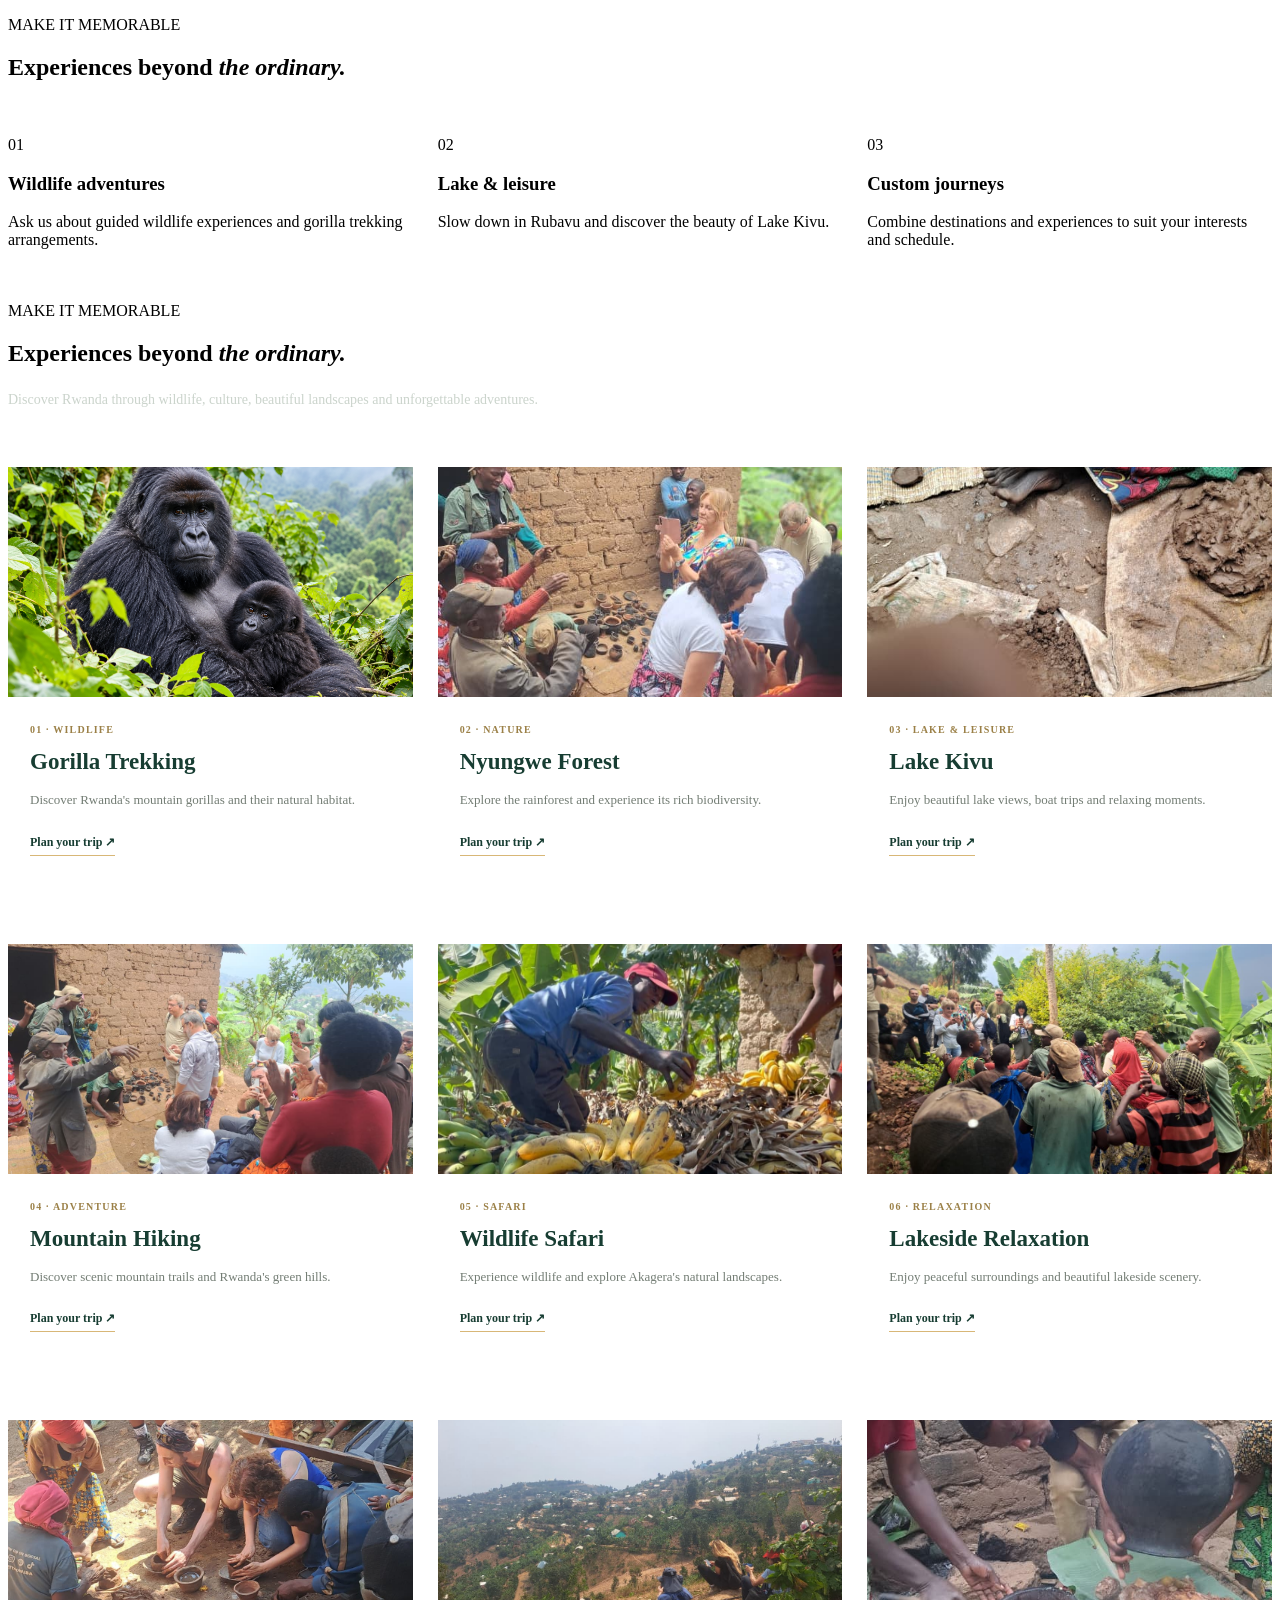
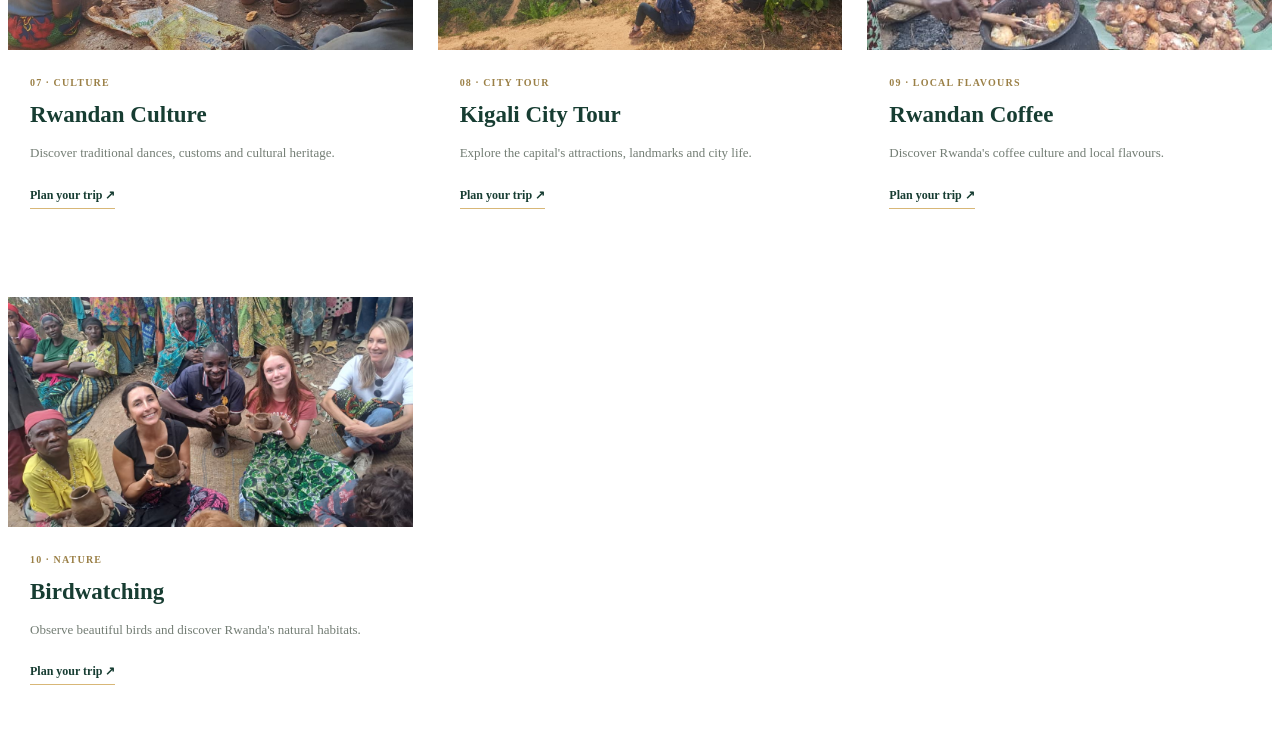
<file: experiences.html>
<!DOCTYPE html>
<html lang="en">
<head>
  <meta charset="UTF-8">
  <meta name="viewport" content="width=device-width, initial-scale=1.0">
  <meta name="description" content="Explore Rwanda with KABENDERA Tour Ltd.">
  <title>KABENDERA Tour Ltd. | Discover Rwanda</title>

<style>
.experience-intro {
  max-width: 650px;
  margin: 18px 0 30px;
  color: #cbd4cc;
  font-size: 14px;
  line-height: 1.8;
}

.experience-grid {
  display: grid;
  grid-template-columns: repeat(3, minmax(0, 1fr));
  gap: 25px;
  margin-top: 35px;
  border-top: none;
}

.experience-card {
  overflow: hidden;
  background: #ffffff;
  color: #26382f;
  border-radius: 8px;
  transition: transform 0.3s ease, box-shadow 0.3s ease;
}

.experience-card:hover {
  transform: translateY(-5px);
  box-shadow: 0 12px 30px #00000025;
}

.experience-card > a:first-child {
  display: block;
  overflow: hidden;
}

.experience-card img {
  display: block;
  width: 100%;
  height: 230px;
  object-fit: cover;
  transition: transform 0.4s ease;
}

.experience-card:hover img {
  transform: scale(1.05);
}

.experience-content {
  padding: 22px;
}

.experience-content > span {
  color: #9b8047;
  font-size: 10px;
  font-weight: 700;
  letter-spacing: 1.2px;
}

.experience-content h3 {
  margin: 12px 0;
  color: #173d32;
  font-size: 23px;
}

.experience-content p {
  color: #737d74;
  font-size: 13px;
  line-height: 1.8;
}

.experience-content .experience-link {
  display: inline-block;
  margin-top: 10px;
  color: #173d32;
  font-size: 12px;
  font-weight: 700;
  text-decoration: none;
  border-bottom: 1px solid #d8b777;
  padding-bottom: 5px;
}

.experience-content .experience-link:hover {
  color: #9b8047;
}

/* TABLETS */
@media (max-width: 900px) {
  .experience-grid {
    grid-template-columns: repeat(2, minmax(0, 1fr));
    gap: 18px;
  }
}

/* PHONES */
@media (max-width: 560px) {
  .experience-grid {
    grid-template-columns: 1fr;
  }

  .experience-card img {
    height: 240px;
  }

  .experience-content {
    padding: 18px;
  }
}
 .experience-grid article,
  .experience-grid article + article {
    border-left: 0;
    border-bottom: 1px solid #ffffff36;
    padding: 20px 0;
  }

  #booking-form {
    padding: 20px 15px;
  }

  .form-row {
    grid-template-columns: 1fr;
    gap: 0;
  }

  .footer-main {
    flex-wrap: wrap;
  }

  .footer-main > p {
    width: 100%;
    order: 3;
  }

  .footer-bottom {
    flex-direction: column;
    gap: 5px;
  }

  .dialog-buttons {
    flex-direction: column;
  }


@media (prefers-reduced-motion: reduce) {
  *,
  *::before,
  *::after {
    scroll-behavior: auto !important;
    transition: none !important;
  }
}

</style>
<section class="experience section" id="experiences">
      <p class="eyebrow">MAKE IT MEMORABLE</p>
      <h2>Experiences beyond <em>the ordinary.</em></h2>

      <div class="experience-grid">
        <article>
          <span class="experience-number">01</span>
          <h3>Wildlife adventures</h3>
          <p>Ask us about guided wildlife experiences and gorilla trekking arrangements.</p>
        </article>
        <article>
          <span class="experience-number">02</span>
          <h3>Lake & leisure</h3>
          <p>Slow down in Rubavu and discover the beauty of Lake Kivu.</p>
        </article>
        <article>
          <span class="experience-number">03</span>
          <h3>Custom journeys</h3>
          <p>Combine destinations and experiences to suit your interests and schedule.</p>
        </article>
      </div>
    </section>

<section class="experience section" id="experiences">
  <p class="eyebrow">MAKE IT MEMORABLE</p>

  <h2>Experiences beyond
    <em>the ordinary.</em>
  </h2>

  <p class="experience-intro">
    Discover Rwanda through wildlife, culture,
    beautiful landscapes and unforgettable adventures.
  </p>

  <div class="experience-grid">

    <article class="experience-card">
      <a href="Gorilla Family in Misty Rainforest.png" target="_blank">
        <img src="Gorilla Family in Misty Rainforest.png"
             alt="Mountain gorilla trekking" loading="lazy">
      </a>
      <div class="experience-content">
        <span>01 · WILDLIFE</span>
        <h3>Gorilla Trekking</h3>
        <p>Discover Rwanda's mountain gorillas and their natural habitat.</p>
        <a class="experience-link" href="#booking"
           data-interest="Gorilla trekking">Plan your trip ↗</a>
      </div>
    </article>

    <article class="experience-card">
      <a href="tour3.jpeg" target="_blank">
        <img src="tour3.jpeg"
             alt="Nyungwe Forest rainforest" loading="lazy">
      </a>
      <div class="experience-content">
        <span>02 · NATURE</span>
        <h3>Nyungwe Forest</h3>
        <p>Explore the rainforest and experience its rich biodiversity.</p>
        <a class="experience-link" href="#booking"
           data-interest="Nyungwe Forest">Plan your trip ↗</a>
      </div>
    </article>

    <article class="experience-card">
      <a href="tour1.jpeg" target="_blank">
        <img src="tour1.jpeg"
             alt="Lake Kivu in Rwanda" loading="lazy">
      </a>
      <div class="experience-content">
        <span>03 · LAKE & LEISURE</span>
        <h3>Lake Kivu</h3>
        <p>Enjoy beautiful lake views, boat trips and relaxing moments.</p>
        <a class="experience-link" href="#booking"
           data-interest="Lake Kivu">Plan your trip ↗</a>
      </div>
    </article>

    <article class="experience-card">
      <a href="tour2.jpeg" target="_blank">
        <img src="tour2.jpeg"
             alt="Mountain hiking in Rwanda" loading="lazy">
      </a>
      <div class="experience-content">
        <span>04 · ADVENTURE</span>
        <h3>Mountain Hiking</h3>
        <p>Discover scenic mountain trails and Rwanda's green hills.</p>
        <a class="experience-link" href="#booking"
           data-interest="Mountain hiking">Plan your trip ↗</a>
      </div>
    </article>

    <article class="experience-card">
      <a href="tour4.jpeg" target="_blank">
        <img src="tour4.jpeg"
             alt="Wildlife safari in Akagera" loading="lazy">
      </a>
      <div class="experience-content">
        <span>05 · SAFARI</span>
        <h3>Wildlife Safari</h3>
        <p>Experience wildlife and explore Akagera's natural landscapes.</p>
        <a class="experience-link" href="#booking"
           data-interest="Wildlife safari">Plan your trip ↗</a>
      </div>
    </article>

    <article class="experience-card">
      <a href="tour6.jpeg" target="_blank">
        <img src="tour6.jpeg"
             alt="Relaxing on the shore of Lake Kivu" loading="lazy">
      </a>
      <div class="experience-content">
        <span>06 · RELAXATION</span>
        <h3>Lakeside Relaxation</h3>
        <p>Enjoy peaceful surroundings and beautiful lakeside scenery.</p>
        <a class="experience-link" href="#booking"
           data-interest="Lakeside relaxation">Plan your trip ↗</a>
      </div>
    </article>

    <article class="experience-card">
      <a href="tour7.jpeg" target="_blank">
        <img src="tour7.jpeg"
             alt="Traditional Rwandan cultural dance" loading="lazy">
      </a>
      <div class="experience-content">
        <span>07 · CULTURE</span>
        <h3>Rwandan Culture</h3>
        <p>Discover traditional dances, customs and cultural heritage.</p>
        <a class="experience-link" href="#booking"
           data-interest="Rwandan culture">Plan your trip ↗</a>
      </div>
    </article>

    <article class="experience-card">
      <a href="tour8.jpeg" target="_blank">
        <img src="tour8.jpeg"
             alt="The amaunt of Rutsiro" loading="lazy">
      </a>
      <div class="experience-content">
        <span>08 · CITY TOUR</span>
        <h3>Kigali City Tour</h3>
        <p>Explore the capital's attractions, landmarks and city life.</p>
        <a class="experience-link" href="#booking"
           data-interest="Kigali city tour">Plan your trip ↗</a>
      </div>
    </article>

    <article class="experience-card">
      <a href="tour9.jpeg" target="_blank">
        <img src="tour9.jpeg"
             alt="Rwandan coffee experience" loading="lazy">
      </a>
      <div class="experience-content">
        <span>09 · LOCAL FLAVOURS</span>
        <h3>Rwandan Coffee</h3>
        <p>Discover Rwanda's coffee culture and local flavours.</p>
        <a class="experience-link" href="#booking"
           data-interest="Rwandan coffee">Plan your trip ↗</a>
      </div>
    </article>

    <article class="experience-card">
      <a href="tour91.jpeg" target="_blank">
        <img src="tour91.jpeg"
             alt="Birdwatching in Rwanda" loading="lazy">
      </a>
      <div class="experience-content">
        <span>10 · NATURE</span>
        <h3>Birdwatching</h3>
        <p>Observe beautiful birds and discover Rwanda's natural habitats.</p>
        <a class="experience-link" href="#booking"
           data-interest="Birdwatching">Plan your trip ↗</a>
      </div>
    </article>

  </div>
</section>
</file>
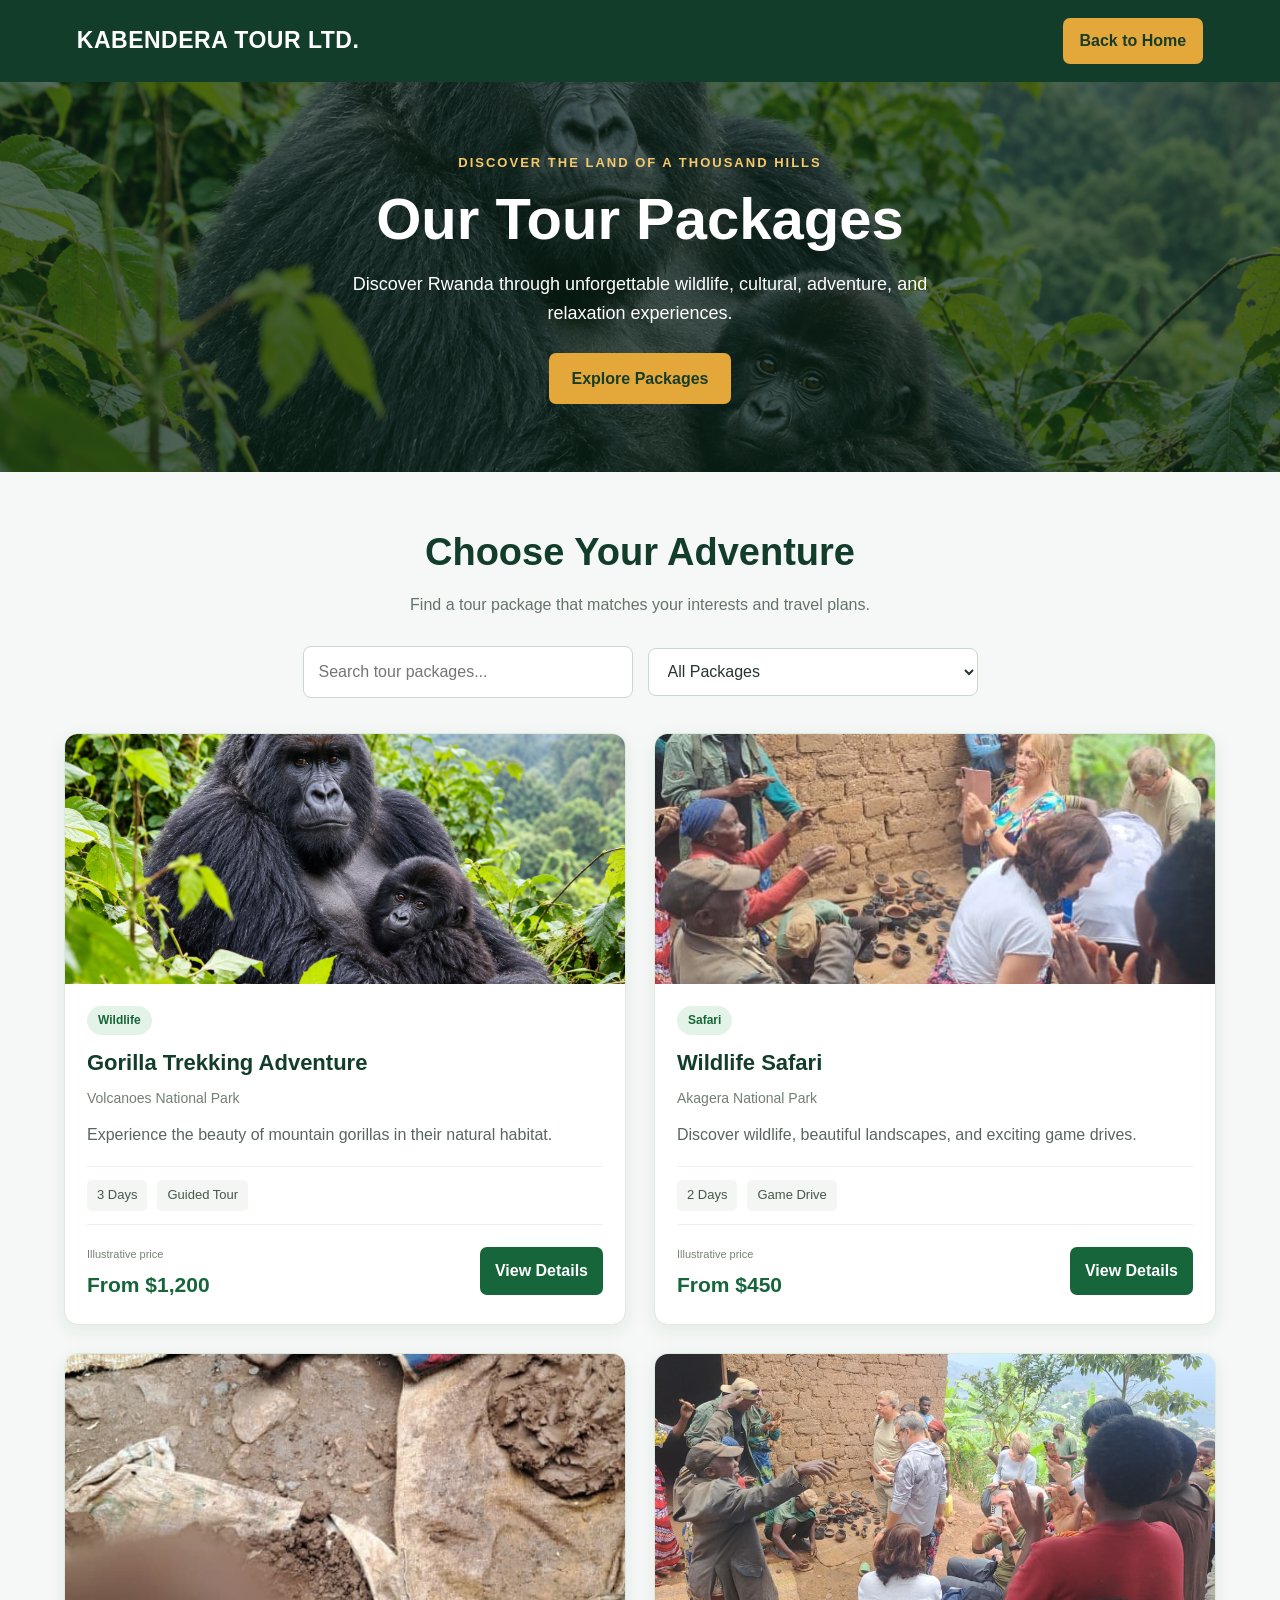
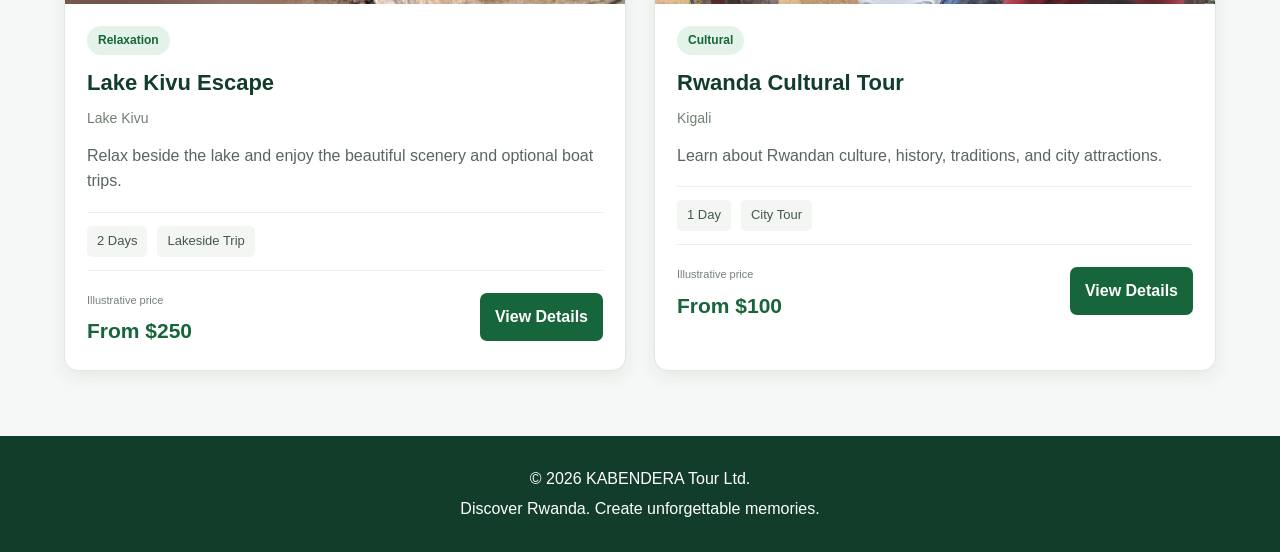
<file: Tour_package.html>
<!DOCTYPE html>
<html lang="en">
<head>
    <meta charset="UTF-8">
    <meta name="viewport" content="width=device-width, initial-scale=1.0">

    <title>Tour Packages | KABENDERA Tour Ltd.</title>

    <link rel="stylesheet" href="tour-packages.css">
</head>

<body>

    <!-- Header -->
    <header class="package-header">
        <a href="index.html" class="package-logo">
            KABENDERA TOUR LTD.
        </a>

        <a href="index.html" class="package-back">
            Back to Home
        </a>
    </header>

    <!-- Hero section -->
    <section class="package-hero">
        <div class="package-hero-content">
            <span>DISCOVER THE LAND OF A THOUSAND HILLS</span>

            <h1>Our Tour Packages</h1>

            <p>
                Discover Rwanda through unforgettable wildlife,
                cultural, adventure, and relaxation experiences.
            </p>

            <a href="#packages" class="package-hero-button">
                Explore Packages
            </a>
        </div>
    </section>

    <!-- Tour packages -->
    <main class="package-container" id="packages">

        <div class="package-heading">
            <h2>Choose Your Adventure</h2>
            <p>
                Find a tour package that matches your interests
                and travel plans.
            </p>
        </div>

        <!-- Filters -->
        <div class="package-filters">

            <input
                type="search"
                id="package-search"
                placeholder="Search tour packages..."
                aria-label="Search tour packages"
            >

            <select id="package-category" aria-label="Filter by category">
                <option value="all">All Packages</option>
                <option value="wildlife">Wildlife</option>
                <option value="safari">Safari</option>
                <option value="relaxation">Relaxation</option>
                <option value="cultural">Cultural</option>
            </select>

        </div>

        <div class="package-grid">

            <!-- Package 1 -->
            <article class="package-card" data-category="wildlife">

                <img
                    src="Gorilla Family in Misty Rainforest.png"
                    alt="Mountain gorillas in a rainforest"
                >

                <div class="package-card-content">

                    <span class="package-tag">Wildlife</span>

                    <h3>Gorilla Trekking Adventure</h3>

                    <p class="package-location">
                        Volcanoes National Park
                    </p>

                    <p>
                        Experience the beauty of mountain gorillas
                        in their natural habitat.
                    </p>

                    <div class="package-info">
                        <span>3 Days</span>
                        <span>Guided Tour</span>
                    </div>

                    <div class="package-bottom">
                        <div>
                            <small>Illustrative price</small>
                            <h4>From $1,200</h4>
                        </div>

                        <button
                            class="package-details"
                            data-package="gorilla"
                        >
                            View Details
                        </button>
                    </div>

                </div>
            </article>

            <!-- Package 2 -->
            <article class="package-card" data-category="safari">

                <img
                    src="tour3.jpeg"
                    alt="Wildlife safari experience"
                >

                <div class="package-card-content">

                    <span class="package-tag">Safari</span>

                    <h3>Wildlife Safari</h3>

                    <p class="package-location">
                        Akagera National Park
                    </p>

                    <p>
                        Discover wildlife, beautiful landscapes,
                        and exciting game drives.
                    </p>

                    <div class="package-info">
                        <span>2 Days</span>
                        <span>Game Drive</span>
                    </div>

                    <div class="package-bottom">
                        <div>
                            <small>Illustrative price</small>
                            <h4>From $450</h4>
                        </div>

                        <button
                            class="package-details"
                            data-package="safari"
                        >
                            View Details
                        </button>
                    </div>

                </div>
            </article>

            <!-- Package 3 -->
            <article class="package-card" data-category="relaxation">

                <img
                    src="tour1.jpeg"
                    alt="Scenic Rwanda travel destination"
                >

                <div class="package-card-content">

                    <span class="package-tag">Relaxation</span>

                    <h3>Lake Kivu Escape</h3>

                    <p class="package-location">
                        Lake Kivu
                    </p>

                    <p>
                        Relax beside the lake and enjoy the beautiful
                        scenery and optional boat trips.
                    </p>

                    <div class="package-info">
                        <span>2 Days</span>
                        <span>Lakeside Trip</span>
                    </div>

                    <div class="package-bottom">
                        <div>
                            <small>Illustrative price</small>
                            <h4>From $250</h4>
                        </div>

                        <button
                            class="package-details"
                            data-package="kivu"
                        >
                            View Details
                        </button>
                    </div>

                </div>
            </article>

            <!-- Package 4 -->
            <article class="package-card" data-category="cultural">

                <img
                    src="tour2.jpeg"
                    alt="Rwanda cultural travel experience"
                >

                <div class="package-card-content">

                    <span class="package-tag">Cultural</span>

                    <h3>Rwanda Cultural Tour</h3>

                    <p class="package-location">
                        Kigali
                    </p>

                    <p>
                        Learn about Rwandan culture, history,
                        traditions, and city attractions.
                    </p>

                    <div class="package-info">
                        <span>1 Day</span>
                        <span>City Tour</span>
                    </div>

                    <div class="package-bottom">
                        <div>
                            <small>Illustrative price</small>
                            <h4>From $100</h4>
                        </div>

                        <button
                            class="package-details"
                            data-package="culture"
                        >
                            View Details
                        </button>
                    </div>

                </div>
            </article>

        </div>

        <p id="package-empty" hidden>
            No tour packages match your search.
            Please try another search.
        </p>

        <!-- Package details -->
        <section
            id="package-panel"
            class="package-panel"
            hidden
            aria-live="polite"
        >

            <button id="package-close" type="button">
                Close &times;
            </button>

            <h2 id="package-detail-title">Package Details</h2>

            <p id="package-detail-description"></p>

            <h3>Included activities</h3>

            <ul id="package-activities"></ul>

            <p id="package-detail-price"></p>

            <a
                id="package-booking"
                href="index.html#booking"
            >
                Book This Package
            </a>

        </section>

    </main>

    <!-- Footer -->
    <footer class="package-footer">
        <p>&copy; 2026 KABENDERA Tour Ltd.</p>
        <p>Discover Rwanda. Create unforgettable memories.</p>
    </footer>

    <script src="tour-packages.js"></script>

</body>
</html>
</file>
<file: tour-packages.css>
/* =========================================
   KABENDERA TOUR LTD.
   TOUR PACKAGES STYLESHEET
   File: tour-packages.css
========================================= */

/* General styling */
* {
    box-sizing: border-box;
}

html {
    scroll-behavior: smooth;
}

body {
    margin: 0;
    font-family: Arial, Helvetica, sans-serif;
    background: #f5f8f6;
    color: #26352e;
    line-height: 1.6;
}

img {
    display: block;
    max-width: 100%;
}

a {
    text-decoration: none;
}

button,
input,
select {
    font: inherit;
}

/* Header */
.package-header {
    display: flex;
    justify-content: space-between;
    align-items: center;
    gap: 18px;
    flex-wrap: wrap;
    padding: 18px 6%;
    background: #123d2b;
    color: white;
    box-shadow: 0 3px 12px rgba(0, 0, 0, 0.15);
}

.package-logo {
    color: white;
    font-size: 23px;
    font-weight: bold;
    letter-spacing: 0.5px;
}

.package-back {
    display: inline-block;
    background: #e4a83a;
    color: #173c2a;
    padding: 10px 17px;
    border-radius: 7px;
    font-weight: bold;
    transition: 0.3s ease;
}

.package-back:hover {
    background: #f3bd58;
    transform: translateY(-2px);
}

/* Hero section */
.package-hero {
    min-height: 390px;
    padding: 50px 6%;
    display: flex;
    align-items: center;
    justify-content: center;
    text-align: center;
    color: white;
    background:
        linear-gradient(
            rgba(9, 35, 22, 0.65),
            rgba(9, 35, 22, 0.72)
        ),
        url("Gorilla Family in Misty Rainforest.png")
        center / cover no-repeat;
}

.package-hero-content {
    max-width: 800px;
}

.package-hero-content > span {
    display: inline-block;
    color: #f5c86b;
    font-size: 13px;
    font-weight: bold;
    letter-spacing: 2px;
    margin-bottom: 12px;
}

.package-hero h1 {
    font-size: clamp(34px, 6vw, 58px);
    line-height: 1.15;
    margin: 0 0 18px;
}

.package-hero p {
    max-width: 650px;
    margin: 0 auto 25px;
    font-size: 18px;
}

.package-hero-button {
    display: inline-block;
    padding: 13px 23px;
    background: #e4a83a;
    color: #173c2a;
    border-radius: 7px;
    font-weight: bold;
    transition: 0.3s ease;
}

.package-hero-button:hover {
    background: #f3bd58;
    transform: translateY(-2px);
}

/* Main container */
.package-container {
    width: 90%;
    max-width: 1200px;
    margin: 0 auto;
    padding: 50px 0 65px;
}

/* Heading */
.package-heading {
    text-align: center;
    margin-bottom: 28px;
}

.package-heading h2 {
    color: #123d2b;
    font-size: clamp(27px, 4vw, 38px);
    margin: 0 0 10px;
}

.package-heading p {
    color: #65736b;
    margin: 0;
}

/* Search and category filter */
.package-filters {
    display: flex;
    justify-content: center;
    align-items: center;
    gap: 15px;
    flex-wrap: wrap;
    margin-bottom: 35px;
}

.package-filters input,
.package-filters select {
    width: 100%;
    max-width: 330px;
    min-height: 48px;
    padding: 12px 15px;
    border: 1px solid #cbd8ce;
    border-radius: 8px;
    background: white;
    color: #26352e;
    outline: none;
}

.package-filters input:focus,
.package-filters select:focus {
    border-color: #268453;
    box-shadow: 0 0 0 3px rgba(38, 132, 83, 0.12);
}

/* Package cards grid */
.package-grid {
    display: grid;
    grid-template-columns: repeat(2, minmax(0, 1fr));
    gap: 28px;
}

/* Individual package card */
.package-card {
    min-width: 0;
    background: white;
    border: 1px solid #e0e8e2;
    border-radius: 14px;
    overflow: hidden;
    box-shadow: 0 5px 18px rgba(21, 59, 39, 0.08);
    transition:
        transform 0.3s ease,
        box-shadow 0.3s ease;
}

.package-card:hover {
    transform: translateY(-6px);
    box-shadow: 0 12px 28px rgba(21, 59, 39, 0.15);
}

.package-card > img {
    width: 100%;
    height: 250px;
    object-fit: cover;
    transition: transform 0.4s ease;
}

.package-card:hover > img {
    transform: scale(1.03);
}

.package-card-content {
    padding: 22px;
}

/* Category label */
.package-tag {
    display: inline-block;
    padding: 5px 11px;
    margin-bottom: 10px;
    border-radius: 20px;
    background: #e3f3e8;
    color: #17653a;
    font-size: 12px;
    font-weight: bold;
}

/* Package text */
.package-card h3 {
    margin: 0 0 7px;
    color: #123d2b;
    font-size: 22px;
}

.package-location {
    margin: 0 0 13px;
    color: #718075;
    font-size: 14px;
}

.package-card-content > p:not(.package-location) {
    color: #59665e;
    margin: 0 0 18px;
}

/* Duration and activities */
.package-info {
    display: flex;
    flex-wrap: wrap;
    gap: 10px;
    padding: 13px 0;
    margin-bottom: 15px;
    border-top: 1px solid #edf1ee;
    border-bottom: 1px solid #edf1ee;
}

.package-info span {
    color: #46584b;
    font-size: 13px;
    background: #f3f6f3;
    padding: 5px 10px;
    border-radius: 5px;
}

/* Price and details button */
.package-bottom {
    display: flex;
    align-items: center;
    justify-content: space-between;
    gap: 12px;
    flex-wrap: wrap;
}

.package-bottom small {
    color: #778278;
    font-size: 11px;
}

.package-bottom h4 {
    color: #17653a;
    font-size: 21px;
    margin: 3px 0 0;
}

.package-details {
    border: none;
    cursor: pointer;
    padding: 11px 15px;
    background: #17653a;
    color: white;
    border-radius: 7px;
    font-weight: bold;
    transition: 0.3s ease;
}

.package-details:hover {
    background: #0d4728;
    transform: translateY(-2px);
}

.package-details:focus-visible,
.package-back:focus-visible,
.package-hero-button:focus-visible,
#package-booking:focus-visible,
#package-close:focus-visible {
    outline: 3px solid #e4a83a;
    outline-offset: 3px;
}

/* No matching packages */
#package-empty {
    margin-top: 25px;
    padding: 25px;
    text-align: center;
    color: #65736b;
    background: white;
    border-radius: 10px;
}

/* Package details panel */
.package-panel {
    margin-top: 40px;
    padding: 28px;
    background: white;
    border: 1px solid #dce8df;
    border-radius: 14px;
    box-shadow: 0 8px 25px rgba(21, 59, 39, 0.1);
    scroll-margin-top: 25px;
}

.package-panel[hidden],
.package-card[hidden],
#package-empty[hidden] {
    display: none !important;
}

.package-panel h2 {
    color: #123d2b;
    margin: 5px 0 12px;
}

.package-panel h3 {
    color: #17653a;
    margin-top: 25px;
}

#package-detail-description {
    color: #59665e;
}

#package-activities {
    padding-left: 22px;
}

#package-activities li {
    margin-bottom: 8px;
}

#package-detail-price {
    margin: 22px 0;
    font-size: 20px;
    font-weight: bold;
    color: #17653a;
}

#package-close {
    float: right;
    padding: 8px 13px;
    border: none;
    border-radius: 6px;
    background: #e9efea;
    color: #26352e;
    cursor: pointer;
    font-weight: bold;
}

#package-close:hover {
    background: #d6e2d8;
}

#package-booking {
    display: inline-block;
    padding: 12px 21px;
    border-radius: 7px;
    background: #e4a83a;
    color: #173c2a;
    font-weight: bold;
    transition: 0.3s ease;
}

#package-booking:hover {
    background: #f3bd58;
}

/* Footer */
.package-footer {
    padding: 25px 15px;
    background: #123d2b;
    color: white;
    text-align: center;
}

.package-footer p {
    margin: 5px 0;
}

/* Tablet screens */
@media (max-width: 850px) {
    .package-grid {
        grid-template-columns: repeat(2, minmax(0, 1fr));
        gap: 20px;
    }

    .package-card > img {
        height: 210px;
    }

    .package-card-content {
        padding: 17px;
    }

    .package-bottom {
        align-items: flex-start;
        flex-direction: column;
    }
}

/* Mobile screens */
@media (max-width: 600px) {
    .package-header {
        padding: 15px 5%;
    }

    .package-logo {
        font-size: 18px;
    }

    .package-hero {
        min-height: 320px;
        padding: 35px 6%;
    }

    .package-hero-content > span {
        font-size: 11px;
        letter-spacing: 1px;
    }

    .package-hero p {
        font-size: 16px;
    }

    .package-container {
        width: 92%;
        padding: 35px 0 45px;
    }

    .package-grid {
        grid-template-columns: 1fr;
    }

    .package-card > img {
        height: 230px;
    }

    .package-filters {
        flex-direction: column;
        align-items: stretch;
    }

    .package-filters input,
    .package-filters select {
        max-width: none;
    }

    .package-bottom {
        align-items: center;
        flex-direction: row;
    }

    .package-panel {
        padding: 20px;
    }

    #package-close {
        float: none;
        display: block;
        margin-bottom: 15px;
    }
}

/* Respect reduced-motion preferences */
@media (prefers-reduced-motion: reduce) {
    html {
        scroll-behavior: auto;
    }

    *,
    *::before,
    *::after {
        transition-duration: 0.01ms !important;
        animation-duration: 0.01ms !important;
    }
}
</file>
